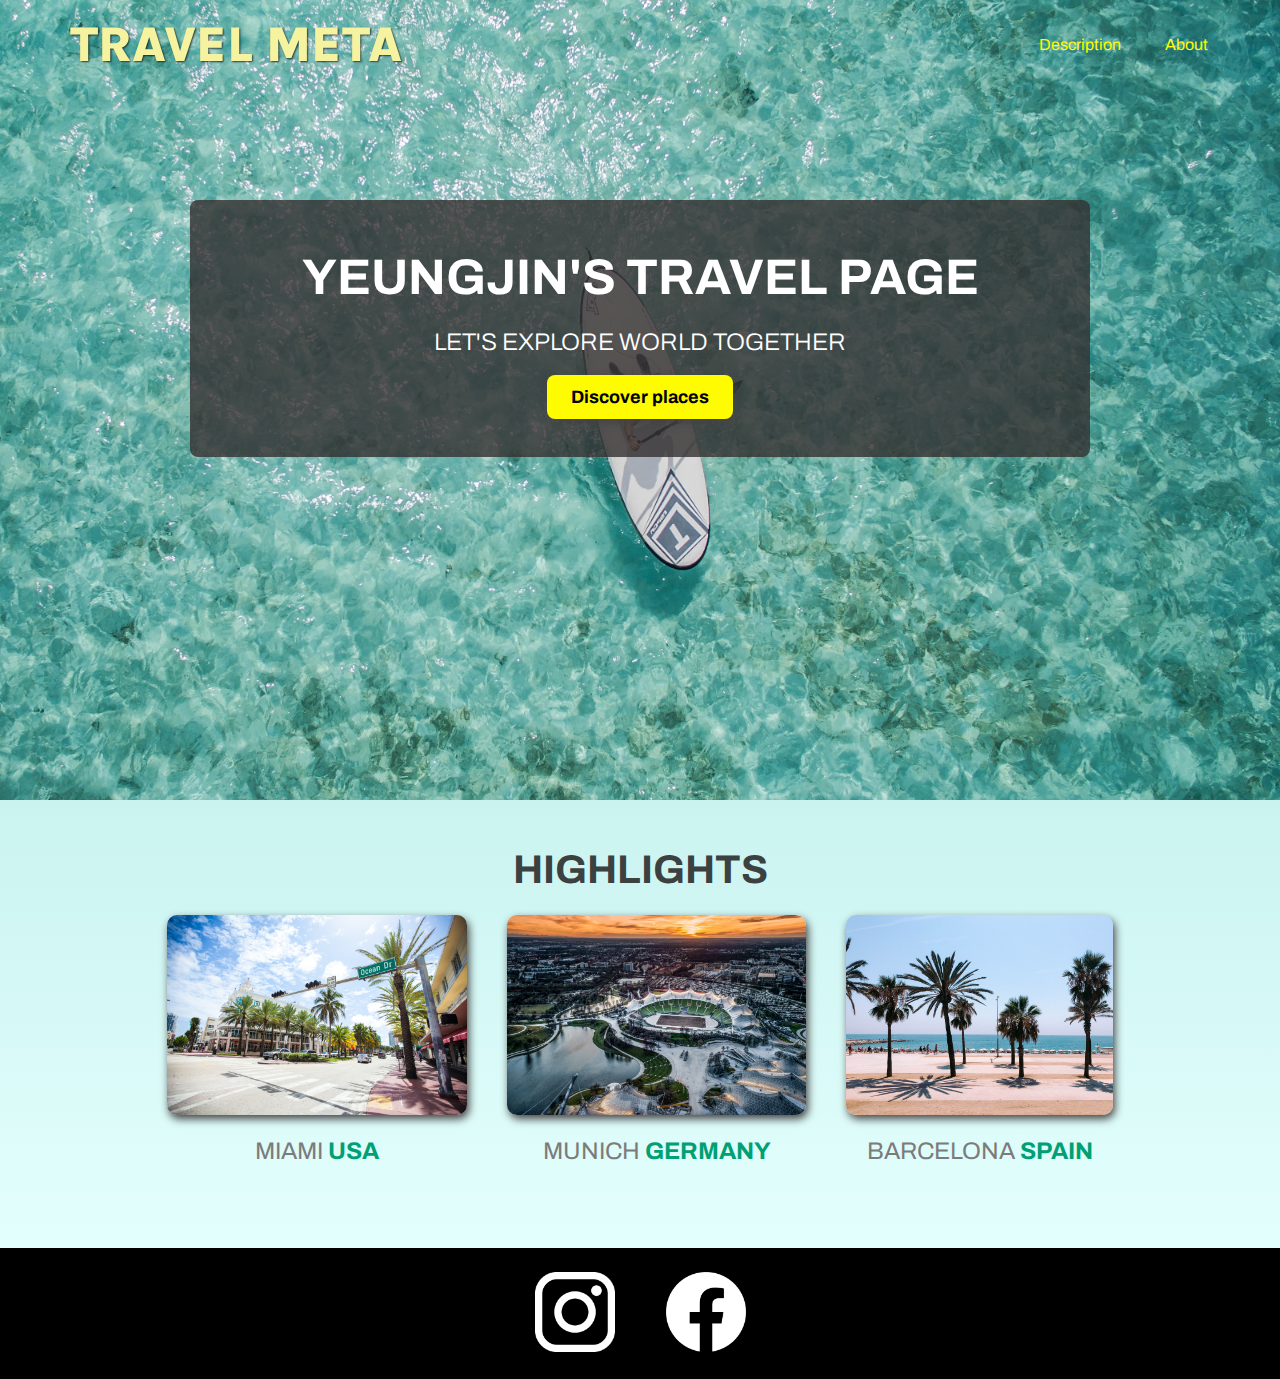
<file: index.html>
<!DOCTYPE html>
<html lang="en">
  <head>
    <meta charset="UTF-8" />
    <link rel="preconnect" href="https://fonts.googleapis.com" />
    <link rel="preconnect" href="https://fonts.gstatic.com" crossorigin />
    <link
      href="https://fonts.googleapis.com/css2?family=Archivo:wght@400;700;900&family=Bebas+Neue&family=Karla:wght@400;700;800&family=Roboto+Mono:wght@400;700&family=Roboto:wght@400;900&display=swap"
      rel="stylesheet"
    />
    <link rel="stylesheet" href="/shared.css" />
    <link rel="stylesheet" href="/style.css" />
    <title>Travel Meta</title>
  </head>
  <body>
    <header>
      <div id="page-logo">
        <a href="/index.html">Travel Meta</a>
      </div>
      <nav>
        <ul>
          <li>
            <a href="/places.html">Description</a>
          </li>
          <li>
            <a href="/about.html">About</a>
          </li>
        </ul>
      </nav>
    </header>
    <main>
      <section id="hero">
        <div id="hero-content">
          <h1>YeungJin's Travel Page</h1>
          <p>Let's explore world together</p>
          <a href="/places.html">Discover places</a>
        </div>
      </section>
      <section id="highlight">
        <h2>Highlights</h2>
        <ul id="destinations">
          <li class="destinations">
            <img
              src="/images/places/miami.jpg"
              alt="Maiami streets on sunny day"
            />
            <p>Miami <strong>USA</strong></p>
          </li>
          <li class="destinations">
            <img
              src="/images/places/munich.jpg"
              alt="Munich stadium in winter"
            />
            <p>Munich <strong>Germany</strong></p>
          </li>
          <li class="destinations">
            <img
              src="/images/places/barcelona.jpg"
              alt="Palm beach in barcelona"
            />
            <p>barcelona <strong>Spain</strong></p>
          </li>
        </ul>
      </section>
    </main>
    <footer>
      <a href="https://www.instagram.com"
        ><img src="/images/icons/insta.png" alt="insta logo"
      /></a>
      <a href="https://www.facebook.com"
        ><img src="/images/icons/facebook.png" alt="facebook logo"
      /></a>
    </footer>
  </body>
</html>
</file>
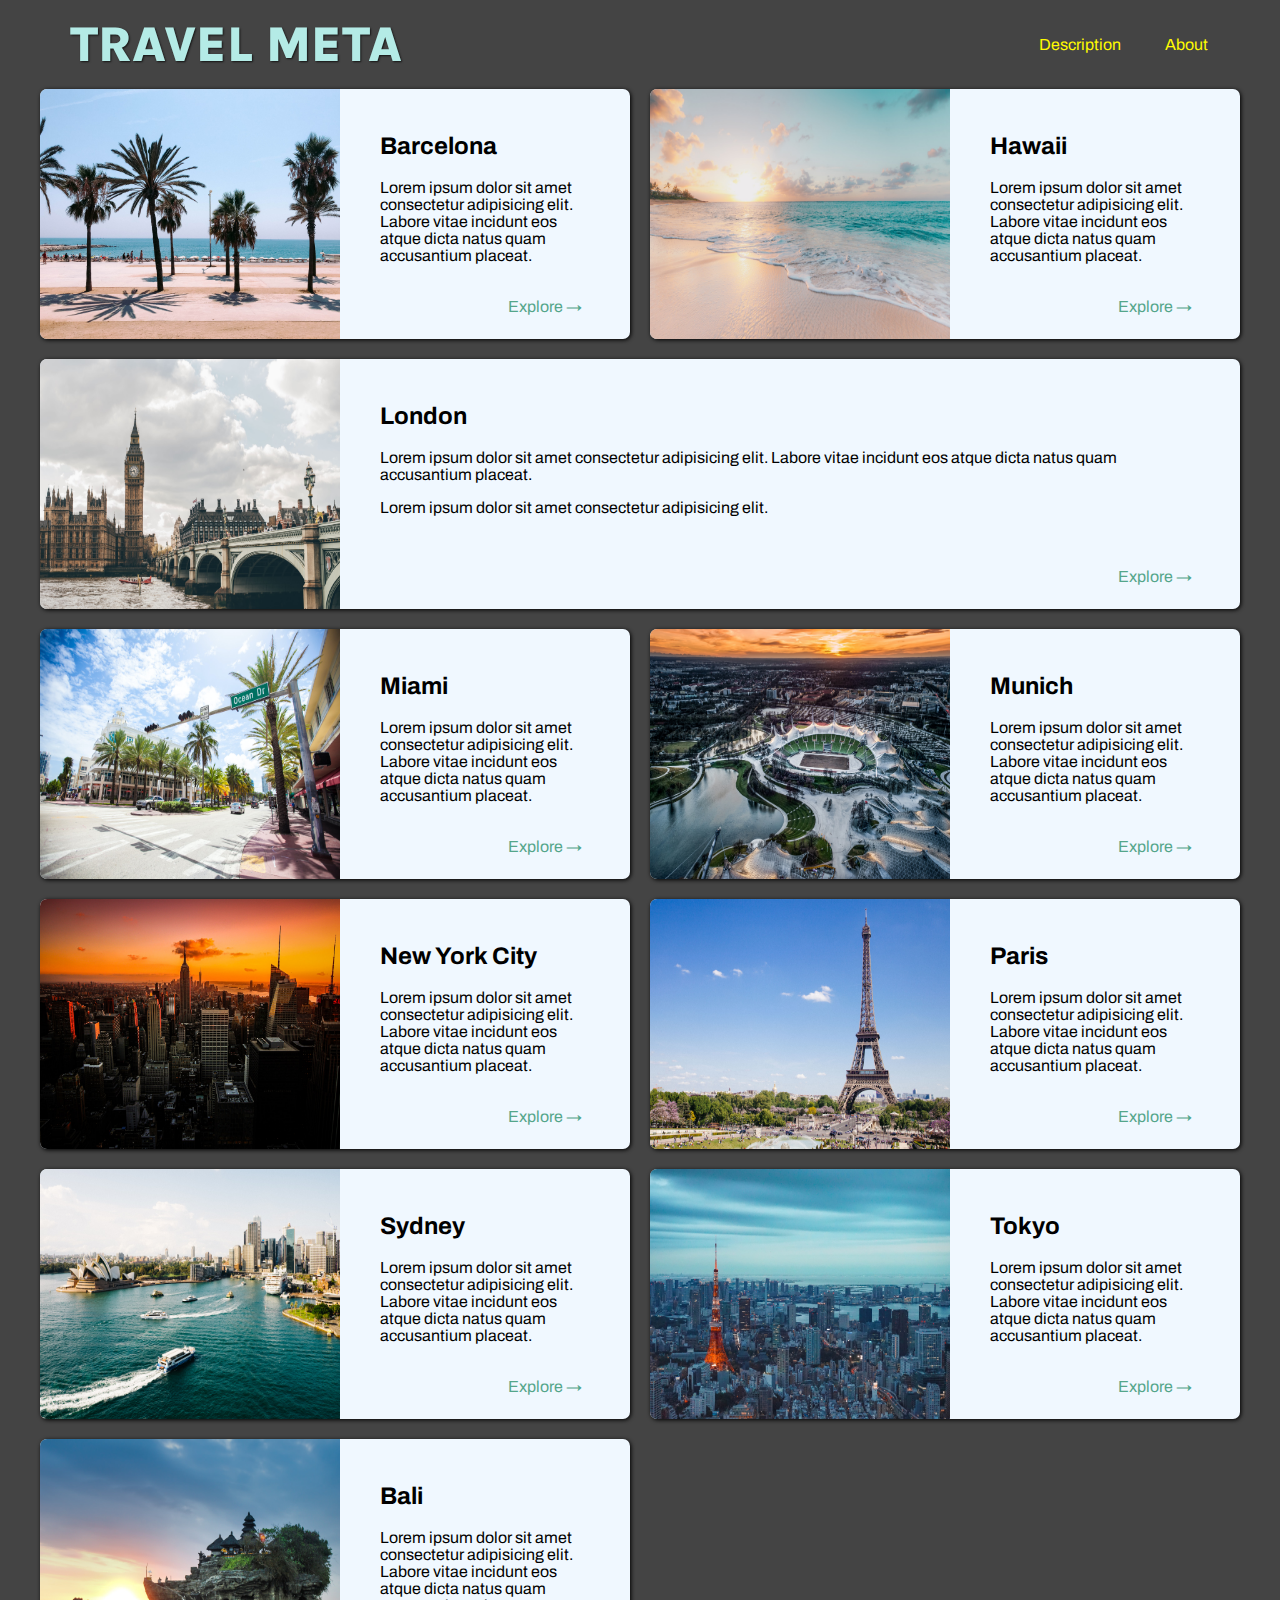
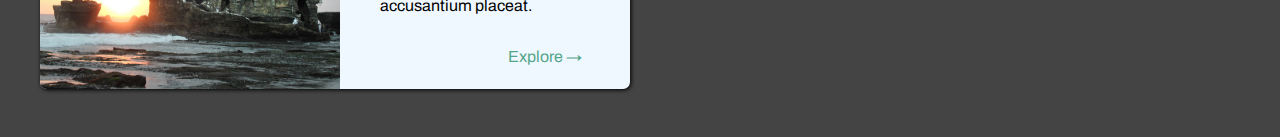
<file: places.html>
<!DOCTYPE html>
<html lang="en">
  <head>
    <meta charset="UTF-8" />
    <link rel="preconnect" href="https://fonts.googleapis.com" />
    <link rel="preconnect" href="https://fonts.gstatic.com" crossorigin />
    <link
      href="https://fonts.googleapis.com/css2?family=Archivo:wght@400;700;900&family=Bebas+Neue&family=Karla:wght@400;700;800&family=Roboto+Mono:wght@400;700&family=Roboto:wght@400;900&display=swap"
      rel="stylesheet"
    />
    <link rel="stylesheet" href="/shared.css" />
    <link rel="stylesheet" href="/places.css" />
    <title>Travel Meta</title>
    <body>
        <header>
          <div id="page-logo">
            <a href="/index.html">Travel Meta</a>
          </div>
          <nav>
            <ul>
              <li>
                <a href="/places.html">Description</a>
              </li>
              <li>
                <a href="/about.html">About</a>
              </li>
            </ul>
          </nav>
        </header>
        <main>
            <ul>
                <li>
                  <img src="images/places/barcelona.jpg" alt="City of Barcelona" />
                  <div class="item-content">
                    <div>
                      <h2>Barcelona</h2>
                      <p>
                        Lorem ipsum dolor sit amet consectetur adipisicing elit. Labore
                        vitae incidunt eos atque dicta natus quam accusantium placeat.
                      </p>
                    </div>
                    <div class="actions">
                      <a href="https://en.wikipedia.org/wiki/Barcelona">Explore &#x2192</a>
                      <!-- UTF-8의 16진법표시 => U+~~를빼고 그 자리에 &#x넣기.
                    ex. U+2192 => &#x2192 -->
                    </div>
                  </div>
                </li>
                <li>
                  <img src="images/places/hawaii.jpg" alt="Hawaii beach" />
                  <div class="item-content">
                    <div>
                      <h2>Hawaii</h2>
                      <p>
                        Lorem ipsum dolor sit amet consectetur adipisicing elit. Labore
                        vitae incidunt eos atque dicta natus quam accusantium placeat.
                      </p>
                    </div>
                    <div class="actions">
                      <a href="hhttps://en.wikipedia.org/wiki/Hawaii">Explore &#x2192</a>
                    </div>
                  </div>
                </li>
                <li>
                  <img src="images/places/london.jpg" alt="London city" />
                  <div class="item-content">
                    <div>
                      <h2>London</h2>
                      <p>
                        Lorem ipsum dolor sit amet consectetur adipisicing elit. Labore
                        vitae incidunt eos atque dicta natus quam accusantium placeat.
                      </p>
                      <p>
                        Lorem ipsum dolor sit amet consectetur adipisicing elit.
                      </p>
                    </div>
                    <div class="actions">
                      <a href="https://en.wikipedia.org/wiki/London">Explore &#x2192</a>
                    </div>
                  </div>
                </li>
                <li>
                  <img src="images/places/miami.jpg" alt="Miami streets" />
                  <div class="item-content">
                    <div>
                      <h2>Miami</h2>
                      <p>
                        Lorem ipsum dolor sit amet consectetur adipisicing elit. Labore
                        vitae incidunt eos atque dicta natus quam accusantium placeat.
                      </p>
                    </div>
                    <div class="actions">
                      <a href="https://en.wikipedia.org/wiki/Miami">Explore &#x2192</a>
                    </div>
                  </div>
                </li>
                <li>
                  <img src="images/places/munich.jpg" alt="Munich football stadium" />
                  <div class="item-content">
                    <div>
                      <h2>Munich</h2>
                      <p>
                        Lorem ipsum dolor sit amet consectetur adipisicing elit. Labore
                        vitae incidunt eos atque dicta natus quam accusantium placeat.
                      </p>
                    </div>
                    <div class="actions">
                      <a href="https://en.wikipedia.org/wiki/Munich">Explore &#x2192</a>
                    </div>
                  </div>
                </li>
                <li>
                  <img src="images/places/new-york-city.jpg" alt="New York City skyline" />
                  <div class="item-content">
                    <div>
                      <h2>New York City</h2>
                      <p>
                        Lorem ipsum dolor sit amet consectetur adipisicing elit. Labore
                        vitae incidunt eos atque dicta natus quam accusantium placeat.
                      </p>
                    </div>
                    <div class="actions">
                      <a href="https://en.wikipedia.org/wiki/New_York_City"
                        >Explore &#x2192</a
                      >
                    </div>
                  </div>
                </li>
                <li>
                  <img src="images/places/paris.jpg" alt="Paris city" />
                  <div class="item-content">
                    <div>
                      <h2>Paris</h2>
                      <p>
                        Lorem ipsum dolor sit amet consectetur adipisicing elit. Labore
                        vitae incidunt eos atque dicta natus quam accusantium placeat.
                      </p>
                    </div>
                    <div class="actions">
                      <a href="https://en.wikipedia.org/wiki/Paris">Explore &#x2192</a>
                    </div>
                  </div>
                </li>
                <li>
                  <img src="images/places/sydney.jpg" alt="Sydney beach" />
                  <div class="item-content">
                    <div>
                      <h2>Sydney</h2>
                      <p>
                        Lorem ipsum dolor sit amet consectetur adipisicing elit. Labore
                        vitae incidunt eos atque dicta natus quam accusantium placeat.
                      </p>
                    </div>
                    <div class="actions">
                      <a href="https://en.wikipedia.org/wiki/Sydney">Explore &#x2192</a>
                    </div>
                  </div>
                </li>
                <li>
                  <img src="images/places/tokyo.jpg" alt="Tokyo skyline" />
                  <div class="item-content">
                    <div>
                      <h2>Tokyo</h2>
                      <p>
                        Lorem ipsum dolor sit amet consectetur adipisicing elit. Labore
                        vitae incidunt eos atque dicta natus quam accusantium placeat.
                      </p>
                    </div>
                    <div class="actions">
                      <a href="https://en.wikipedia.org/wiki/Tokyo">Explore &#x2192</a>
                    </div>
                  </div>
                </li>
                <li>
                  <img src="images/places/bali.jpg" alt="Bali beach" />
                  <div class="item-content">
                    <div>
                      <h2>Bali</h2>
                      <p>
                        Lorem ipsum dolor sit amet consectetur adipisicing elit. Labore
                        vitae incidunt eos atque dicta natus quam accusantium placeat.
                      </p>
                    </div>
                    <div class="actions">
                      <a href="https://en.wikipedia.org/wiki/Bali">Explore &#x2192</a>
                    </div>
                  </div>
                </li>
              </ul>        
        </main>
        <footer></footer>
    </body>
</html>
</file>
<file: shared.css>
body {
  font-family: "Archivo", sans-serif;
  margin: 0;
}

ul {
  list-style: none;
  margin: 0;
  padding: 0;
}

header {
  display: flex;
  justify-content: space-between;
  align-items: center;
  position: absolute;
  padding: 15px 60px;
  width: 100%;
  box-sizing: border-box;
}

#page-logo a {
  padding: 10px;
  font-family: "Karla", sans-serif;
  color: rgb(245, 243, 160);
  font-size: 50px;
  font-weight: 900;
  text-decoration: none;
  text-transform: uppercase;
  /* text-transform = 텍스트가 외적으로 어떻게 보여지는지 결정함 */
  text-shadow: 1px 1px 2px rgba(0, 0, 0, 0.7);
  /* text-shadow: 1px(가로) 1px(세로) 2px(블러 반경) rgb(0, 0, 0)(컬러), 컬러에 rgba=(r, g, b, (농도)); */
}

header ul {
  display: flex;
}

header li {
  margin-left: 20px;
}

header a {
  color: rgb(255, 251, 0);
  text-decoration: none;
  font-size: 16px;
  padding: 12px;
  text-shadow: 1px 1px 2px rgba(0, 0, 0, 0);
  border-radius: 6px;
}

header nav a:hover {
  color: rgb(77, 77, 77);
  background-color: rgb(255, 251, 0);
}

#highlight {
  padding: 24px;
  background: linear-gradient(0deg, rgb(227, 255, 253), rgb(202, 243, 240));
  /* background: linear-gradient(각도(deg, 색상);
  CSS에는 'Functions'이 있다 이 펑션은 특정 오퍼레이션을 자동으로 적용해준다.
  선형 그라데이션 경우 CSS에는 선형 그라데이션 펑션이 있다. 
  각도가 0일 경우, 시작하는 색이 밑에 있고, 위로 올라가며 그라데이션.*/
}

#highlight h2 {
  text-align: center;
  text-transform: uppercase;
  font-size: 40px;
  color: rgb(59, 65, 64);
  margin: 24px 0;
}

#destinations {
  display: flex;
  width: 90%;
  margin: auto;
  margin-bottom: 40px;
  justify-content: center;
  /* justify-content: 은 Aligns flex items along the main axis of the current line of the flex container. */
}

/* .desti--, #desti-- => .은 클래스, #은 id 셀렉터. */

.destinations {
  margin: 0 20px;
  text-transform: uppercase;
  /* text-transform: => 텍스트가 어떻게 보이는지. */
}

.destinations p {
  text-align: center;
  font-size: 24px;
  color: rgb(124, 123, 123);
  margin: 20px 0;
}

.destinations strong {
  color: rgb(0, 160, 117);
}

.destinations img {
  height: 200px;
  width: 100%;
  box-shadow: 2px 4px 8px rgb(68, 67, 67);
  border-radius: 10px;
  object-fit: cover;
  /* object-fit: fill => 컨텐츠 ex.사진 들을 창 크기에 따라 리사이징 해주는 것.
  그런데, 확대하거나 축소함에 따라 이미지 크기 왜곡이 있을 수 있음.
  cpntain는 종횡비가 그대로 남아서 이미지가 컨테이너에 맞게 조절됨. 
  이 또한 완벽하지는 않은데, 이 이미지를 컨테이너에 완벽하게 맞춰주는 값은 cover */
}

/* ul li a {
  text-decoration: none;
} */

footer {
  background-color: black;
  text-align: center;
}

footer img {
  width: 80px;
  height: 80px;
  padding: 24px;
}
</file>
<file: style.css>
#hero {
  height: 800px;
  background-image: url("/images/places/ocean.jpg");
  /* background-image: url() 백그라운드 이미지 넣는건데, 뒤에 url()을 사용.*/
  background-position: center;
  /* 백그라운드에 넣은 이미지 초점. center = 정중앙. */
  background-size: cover;
  /* background-size: cover; => 백그라운드에 넣은 이미지 사이즈. 보통 cover 사용.
    기본적으로 전체적으로 덮어줌. */
  position: static;
  /* position: relative와 static(고정) 말고도 absolute가 있는데, 
     이 것은 아예 문서 흐름 자체를 벗어나게 할 수 있다. */
  /* position: => The position CSS property sets how an element is positioned in a document. 
     The top, right, bottom, and left properties determine the final location of positioned elements.
    absolut => 아예 문서 흐름에서 벗어나게 할 수 있다. 즉, position: relative가 적용된 첫 번째 선조에 
    상대적이게 되는 것. */
  /* position: fixed; => 내가 스크롤을 내리면 우리가 보는 화면(뷰포트)을 따라 내려온다. 
    정확히는 뷰포트에 대해 상대적인 것. */
}

#hero-content {
  width: 900px;
  background-color: rgba(51, 47, 47, 0.8);
  /* box-shadow: 2px 4px 8px rgb(68, 67, 67); */
  border-radius: 8px;
  text-align: center;
  padding: 50px 0;
  margin: 0 auto;
  position: relative;
  top: 200px;
}

#hero-content h1 {
  color: white;
  text-transform: uppercase;
  font-size: 50px;
  font-family: "Archivo", sans-serif;
  margin: 0;
}

#hero-content p {
  color: white;
  text-transform: uppercase;
  font-family: "Archivo", sans-serif;
  font-size: 24px;
  font-weight: 300;
  margin-bottom: 32px;
}

#hero-content a {
  text-decoration: none;
  background-color: rgb(255, 251, 0);
  padding: 12px 24px;
  color: black;
  font-size: 18px;
  font-weight: 700;
  border-radius: 8px;
  box-shadow: 2px 4px 8px rgb(68, 67, 67);
}

#hero-content a:hover {
  background-color: rgb(248, 238, 0);
}
</file>
<file: places.css>
body {
  background-color: rgb(68, 68, 68);
  /* background: linear-gradient(30deg, rgb(77, 77, 77), rgb(58, 58, 58)); */
}

header {
  position: static;
}

header nav a:hover {
  background-color: rgb(180, 235, 230);
  color: rgb(59, 59, 59);
}

#page-logo a {
  color: rgb(180, 235, 230);
}

main ul {
  width: 75rem;
  display: grid;
  grid-template-columns: 1fr 1fr;
  margin: 0 auto 3rem auto;
  gap: 1.25rem;
}

main li {
  display: flex;
  background-color: aliceblue;
  box-shadow: 1px 1px 4px rgb(0, 0, 0);
  border-radius: 7px;
  overflow: hidden;
  object-fit: cover;
}

main li:nth-of-type(3) {
  grid-column: 1 / span 2;
}

main li img {
  width: 300px;
  height: 250px;
}

main li div {
  padding: 0 1rem;
}

.item-content {
  display: flex;
  flex-direction: column;
  justify-content: space-between;
  padding: 24px;
}

.actions {
  text-align: right;
}

.actions a {
  color: rgb(84, 166, 139);
  text-decoration: none;
  padding: 8px;
  border-radius: 6px;
}

.actions a:hover {
  color: azure;
  background-color: rgb(94, 176, 139);
}
</file>
